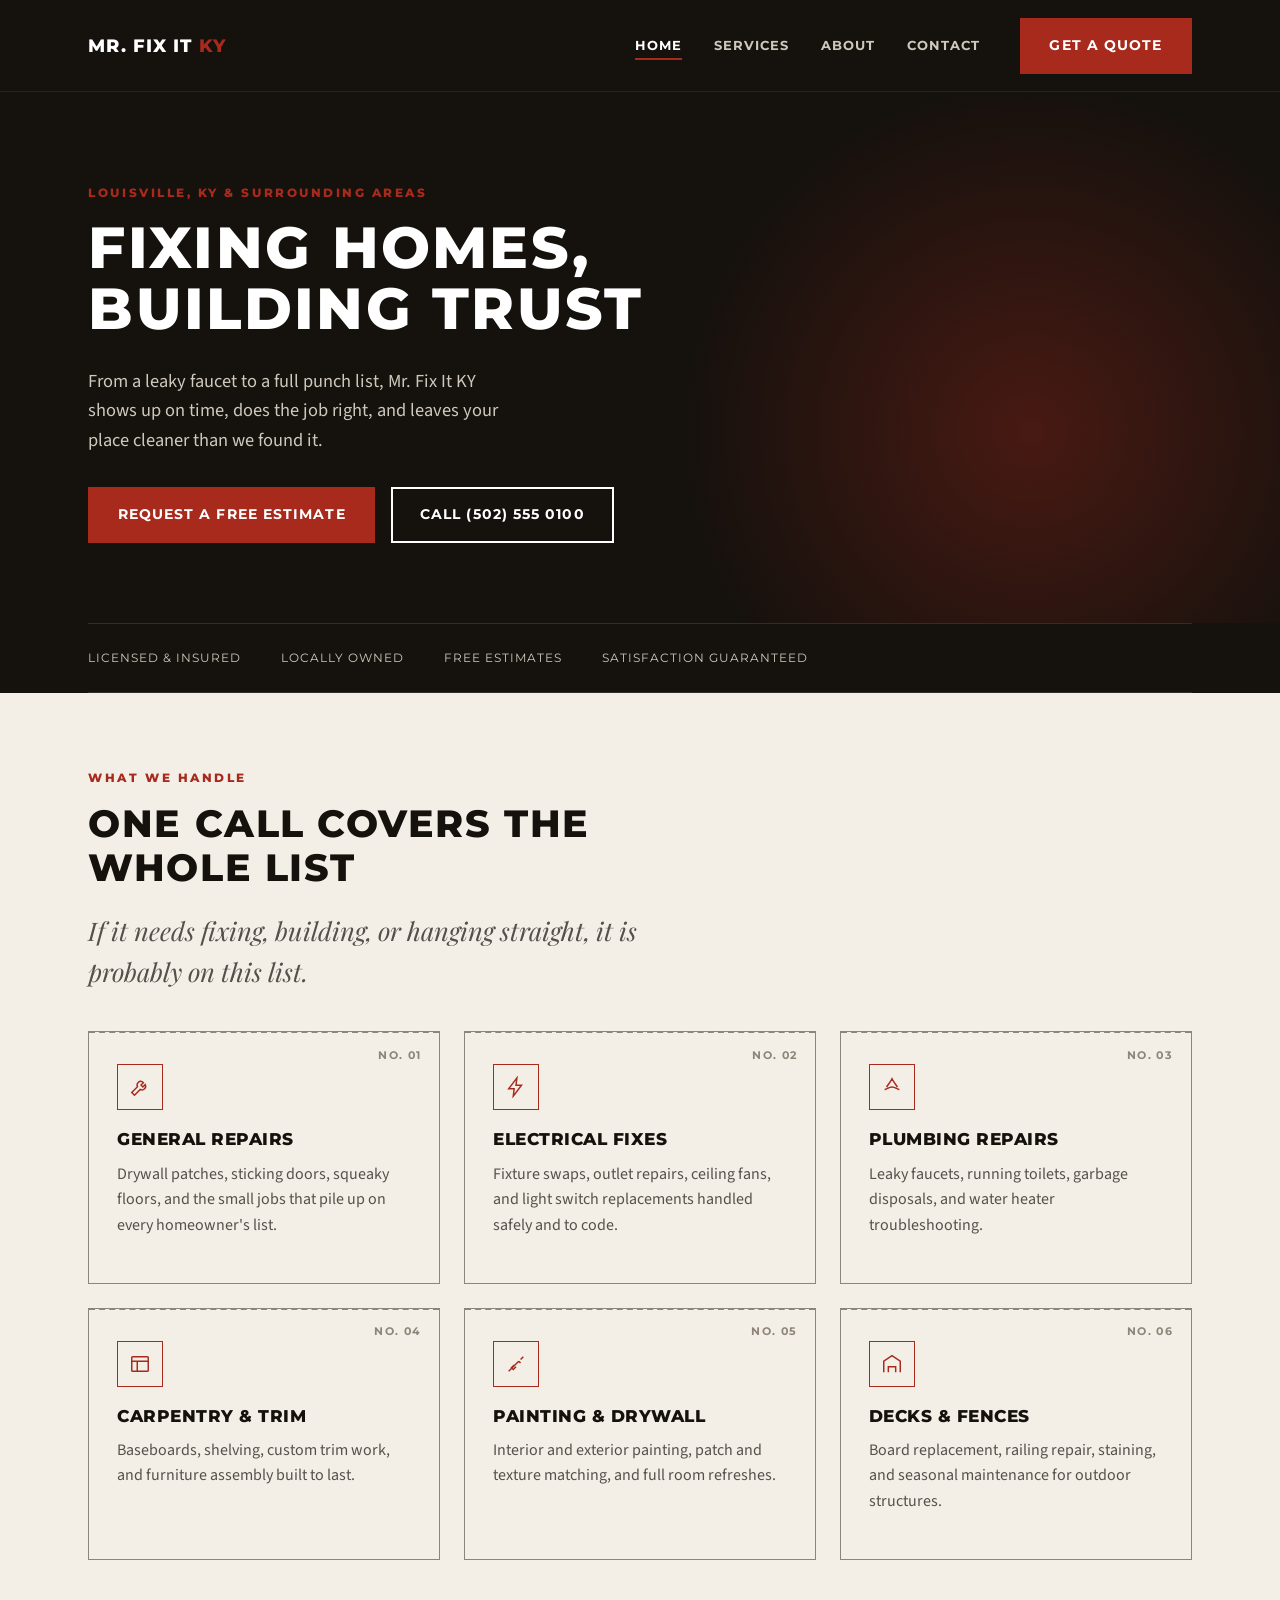
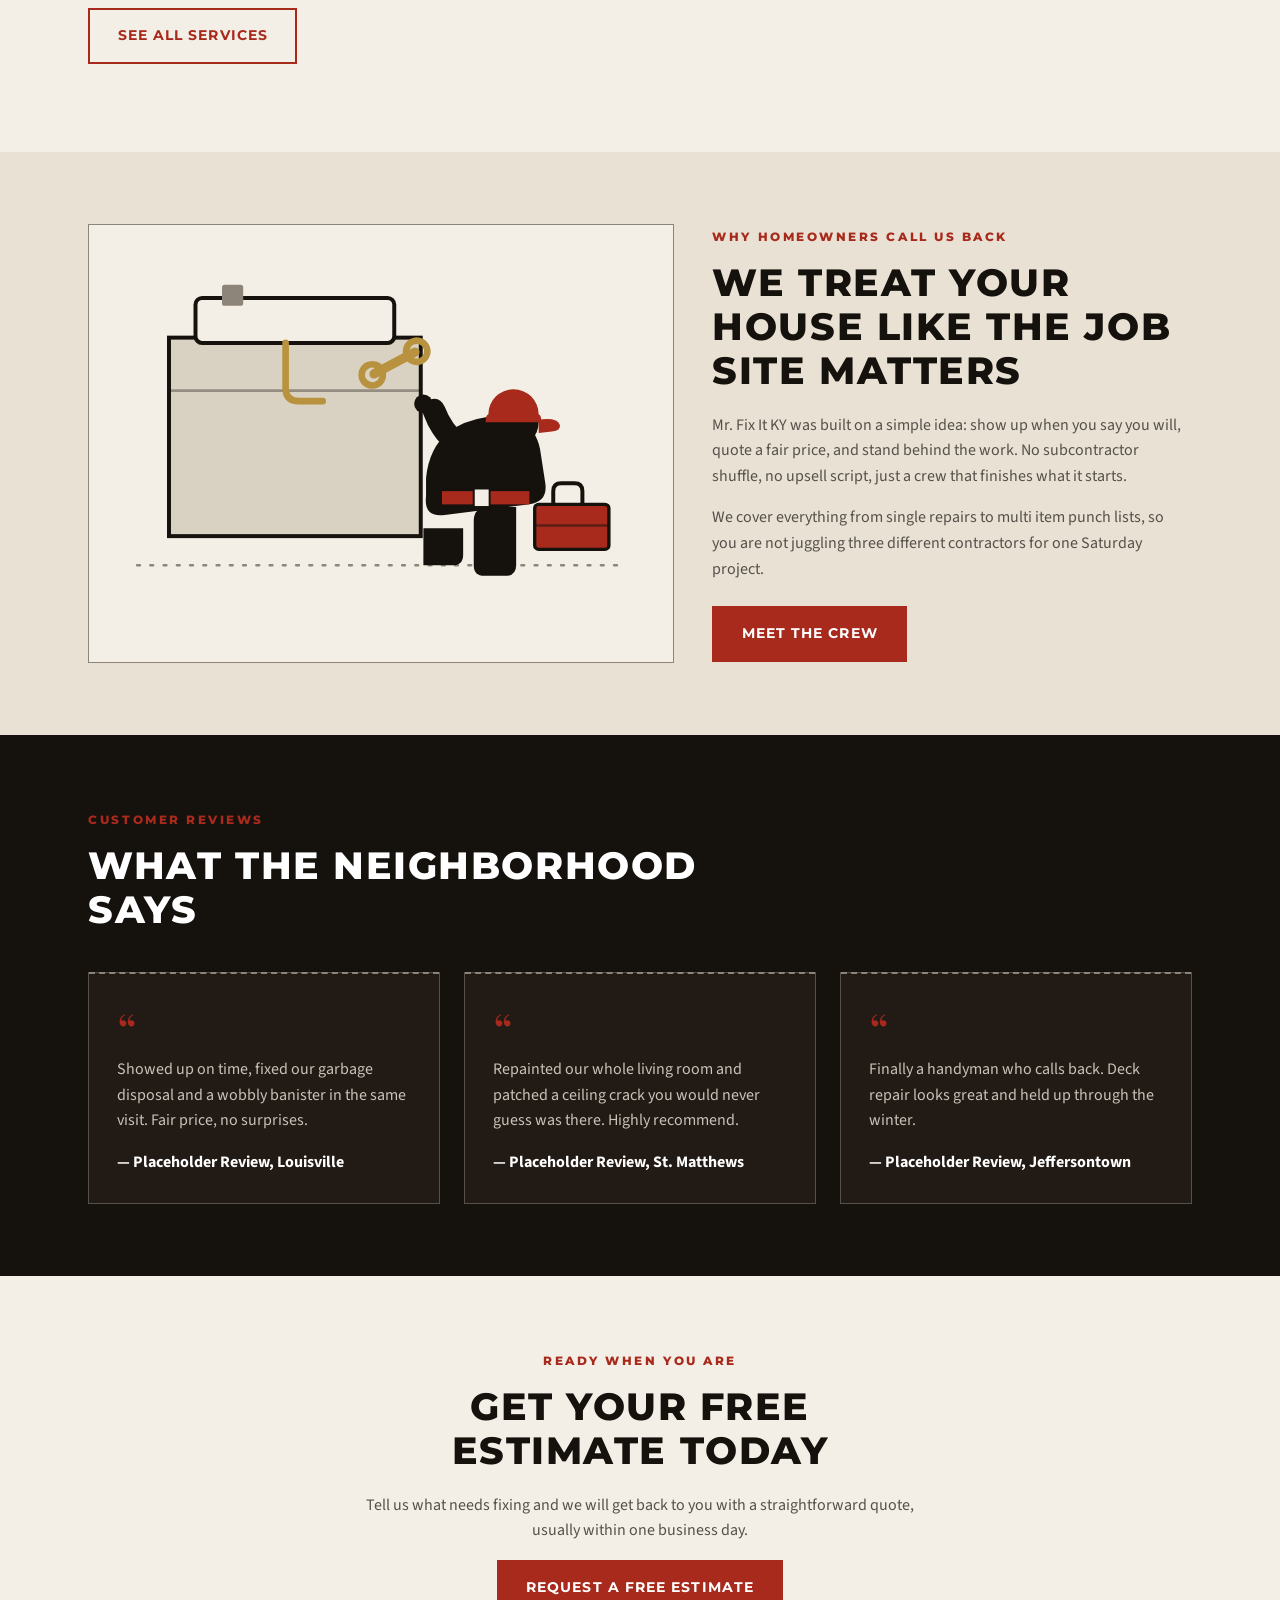
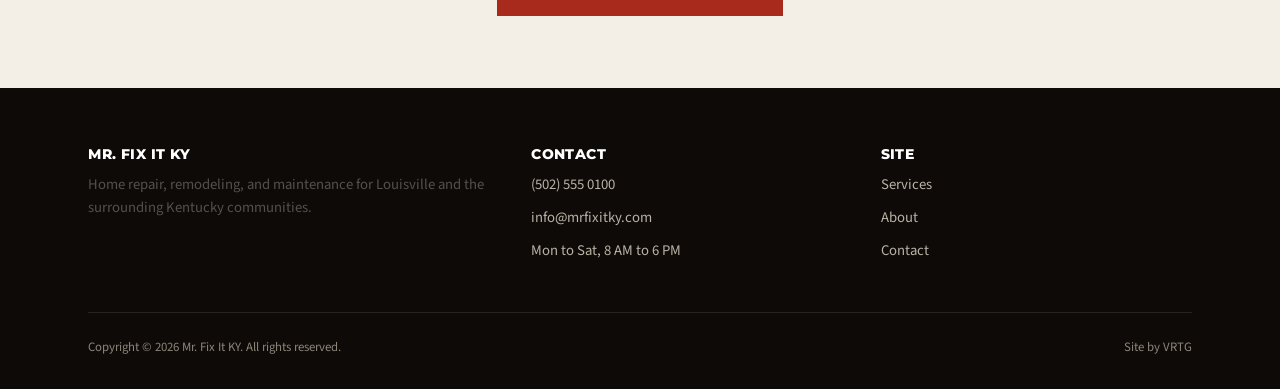
<file: index.html>
<!DOCTYPE html>
<html lang="en">
<head>
<meta charset="UTF-8">
<meta name="viewport" content="width=device-width, initial-scale=1">
<title>Mr. Fix It KY | Louisville Handyman & Home Repair</title>
<meta name="description" content="Mr. Fix It KY handles home repairs, remodels, and maintenance across Louisville and the surrounding Kentucky communities. Licensed, insured, and on time.">
<link rel="preconnect" href="https://fonts.googleapis.com">
<link href="https://fonts.googleapis.com/css2?family=Montserrat:wght@700;800&family=Playfair+Display:ital@1&family=Source+Sans+Pro:wght@400;600;700&display=swap" rel="stylesheet">
<link rel="stylesheet" href="css/style.css">
</head>
<body>

<header class="site-header">
  <div class="wrap">
    <a href="index.html" class="logo">MR. FIX IT <span>KY</span></a>
    <div class="nav-row">
      <ul class="nav-links">
        <li><a href="index.html" aria-current="page">Home</a></li>
        <li><a href="services.html">Services</a></li>
        <li><a href="about.html">About</a></li>
        <li><a href="contact.html">Contact</a></li>
      </ul>
      <a href="contact.html" class="btn">Get a Quote</a>
    </div>
    <button class="nav-toggle" aria-label="Toggle menu" aria-expanded="false">MENU</button>
  </div>
</header>

<section class="hero">
  <div class="wrap">
    <div class="hero-inner">
      <span class="eyebrow">Louisville, KY &amp; Surrounding Areas</span>
      <h1>Fixing Homes, Building Trust</h1>
      <p class="lead">From a leaky faucet to a full punch list, Mr. Fix It KY shows up on time, does the job right, and leaves your place cleaner than we found it.</p>
      <div class="hero-actions">
        <a href="contact.html" class="btn">Request a Free Estimate</a>
        <a href="tel:15025550100" class="btn btn-outline">Call (502) 555 0100</a>
      </div>
    </div>
  </div>
</section>

<div class="section-dark">
  <div class="wrap">
    <div class="trust-strip">
      <span>Licensed &amp; Insured</span>
      <span>Locally Owned</span>
      <span>Free Estimates</span>
      <span>Satisfaction Guaranteed</span>
    </div>
  </div>
</div>

<section>
  <div class="wrap">
    <div class="section-head">
      <span class="eyebrow">What We Handle</span>
      <h2>One Call Covers the Whole List</h2>
      <p class="serif-lede">If it needs fixing, building, or hanging straight, it is probably on this list.</p>
    </div>
    <div class="grid-3">

      <div class="ticket">
        <span class="ticket-no">01</span>
        <div class="icon-badge" aria-hidden="true">
          <svg viewBox="0 0 24 24" fill="none" stroke="currentColor" stroke-width="1.6"><path d="M14.7 6.3a4 4 0 0 0-5.4 5.4L3 18l3 3 6.3-6.3a4 4 0 0 0 5.4-5.4l-2.6 2.6-2-2 2.6-2.6Z"/></svg>
        </div>
        <h3>General Repairs</h3>
        <p>Drywall patches, sticking doors, squeaky floors, and the small jobs that pile up on every homeowner's list.</p>
      </div>

      <div class="ticket">
        <span class="ticket-no">02</span>
        <div class="icon-badge" aria-hidden="true">
          <svg viewBox="0 0 24 24" fill="none" stroke="currentColor" stroke-width="1.6"><path d="M13 2 4 14h6l-1 8 9-12h-6l1-8Z"/></svg>
        </div>
        <h3>Electrical Fixes</h3>
        <p>Fixture swaps, outlet repairs, ceiling fans, and light switch replacements handled safely and to code.</p>
      </div>

      <div class="ticket">
        <span class="ticket-no">03</span>
        <div class="icon-badge" aria-hidden="true">
          <svg viewBox="0 0 24 24" fill="none" stroke="currentColor" stroke-width="1.6"><path d="M4 15c3-1 5-3 8-3s5 2 8 3M6 12c2-3 4-5 6-9 2 4 4 6 6 9"/></svg>
        </div>
        <h3>Plumbing Repairs</h3>
        <p>Leaky faucets, running toilets, garbage disposals, and water heater troubleshooting.</p>
      </div>

      <div class="ticket">
        <span class="ticket-no">04</span>
        <div class="icon-badge" aria-hidden="true">
          <svg viewBox="0 0 24 24" fill="none" stroke="currentColor" stroke-width="1.6"><rect x="3" y="4" width="18" height="16" rx="1"/><path d="M3 9h18M9 20V9"/></svg>
        </div>
        <h3>Carpentry &amp; Trim</h3>
        <p>Baseboards, shelving, custom trim work, and furniture assembly built to last.</p>
      </div>

      <div class="ticket">
        <span class="ticket-no">05</span>
        <div class="icon-badge" aria-hidden="true">
          <svg viewBox="0 0 24 24" fill="none" stroke="currentColor" stroke-width="1.6"><path d="M4 20 15 9M17 7l3-3M12 15l-3 3-2-2 3-3M15 9l2 2"/></svg>
        </div>
        <h3>Painting &amp; Drywall</h3>
        <p>Interior and exterior painting, patch and texture matching, and full room refreshes.</p>
      </div>

      <div class="ticket">
        <span class="ticket-no">06</span>
        <div class="icon-badge" aria-hidden="true">
          <svg viewBox="0 0 24 24" fill="none" stroke="currentColor" stroke-width="1.6"><path d="M3 21V9l9-6 9 6v12M8 21v-6h8v6"/></svg>
        </div>
        <h3>Decks &amp; Fences</h3>
        <p>Board replacement, railing repair, staining, and seasonal maintenance for outdoor structures.</p>
      </div>

    </div>
    <p class="mt-lg"><a href="services.html" class="btn btn-outline" style="border-color:var(--brick); color:var(--brick);">See All Services</a></p>
  </div>
</section>

<section class="section-mid">
  <div class="wrap grid-2">
    <div class="illus-panel"><img src="images/illustration-repair.svg" alt="Illustration of a Mr. Fix It KY technician repairing a kitchen sink"></div>
    <div>
      <span class="eyebrow">Why Homeowners Call Us Back</span>
      <h2>We Treat Your House Like the Job Site Matters</h2>
      <p>Mr. Fix It KY was built on a simple idea: show up when you say you will, quote a fair price, and stand behind the work. No subcontractor shuffle, no upsell script, just a crew that finishes what it starts.</p>
      <p>We cover everything from single repairs to multi item punch lists, so you are not juggling three different contractors for one Saturday project.</p>
      <a href="about.html" class="btn" style="margin-top:0.5rem;">Meet the Crew</a>
    </div>
  </div>
</section>

<section class="section-dark">
  <div class="wrap">
    <div class="section-head">
      <span class="eyebrow">Customer Reviews</span>
      <h2>What the Neighborhood Says</h2>
    </div>
    <div class="grid-3">
      <div class="ticket" style="background:var(--charcoal-soft); border-color:var(--steel-dark); color:var(--white);">
        <span class="quote-mark">&ldquo;</span>
        <p style="color:#c9c3b8;">Showed up on time, fixed our garbage disposal and a wobbly banister in the same visit. Fair price, no surprises.</p>
        <strong>— Placeholder Review, Louisville</strong>
      </div>
      <div class="ticket" style="background:var(--charcoal-soft); border-color:var(--steel-dark); color:var(--white);">
        <span class="quote-mark">&ldquo;</span>
        <p style="color:#c9c3b8;">Repainted our whole living room and patched a ceiling crack you would never guess was there. Highly recommend.</p>
        <strong>— Placeholder Review, St. Matthews</strong>
      </div>
      <div class="ticket" style="background:var(--charcoal-soft); border-color:var(--steel-dark); color:var(--white);">
        <span class="quote-mark">&ldquo;</span>
        <p style="color:#c9c3b8;">Finally a handyman who calls back. Deck repair looks great and held up through the winter.</p>
        <strong>— Placeholder Review, Jeffersontown</strong>
      </div>
    </div>
  </div>
</section>

<section>
  <div class="wrap center" style="max-width:640px;">
    <span class="eyebrow">Ready When You Are</span>
    <h2>Get Your Free Estimate Today</h2>
    <p>Tell us what needs fixing and we will get back to you with a straightforward quote, usually within one business day.</p>
    <a href="contact.html" class="btn">Request a Free Estimate</a>
  </div>
</section>

<footer class="site-footer">
  <div class="wrap">
    <div class="footer-grid">
      <div>
        <h3>Mr. Fix It KY</h3>
        <p>Home repair, remodeling, and maintenance for Louisville and the surrounding Kentucky communities.</p>
      </div>
      <div>
        <h3>Contact</h3>
        <ul>
          <li><a href="tel:15025550100">(502) 555 0100</a></li>
          <li><a href="mailto:info@mrfixitky.com">info@mrfixitky.com</a></li>
          <li>Mon to Sat, 8 AM to 6 PM</li>
        </ul>
      </div>
      <div>
        <h3>Site</h3>
        <ul>
          <li><a href="services.html">Services</a></li>
          <li><a href="about.html">About</a></li>
          <li><a href="contact.html">Contact</a></li>
        </ul>
      </div>
    </div>
    <div class="footer-bottom">
      <span>Copyright &copy; <span data-year>2026</span> Mr. Fix It KY. All rights reserved.</span>
      <span>Site by VRTG</span>
    </div>
  </div>
</footer>

<script src="js/main.js"></script>
</body>
</html>
</file>
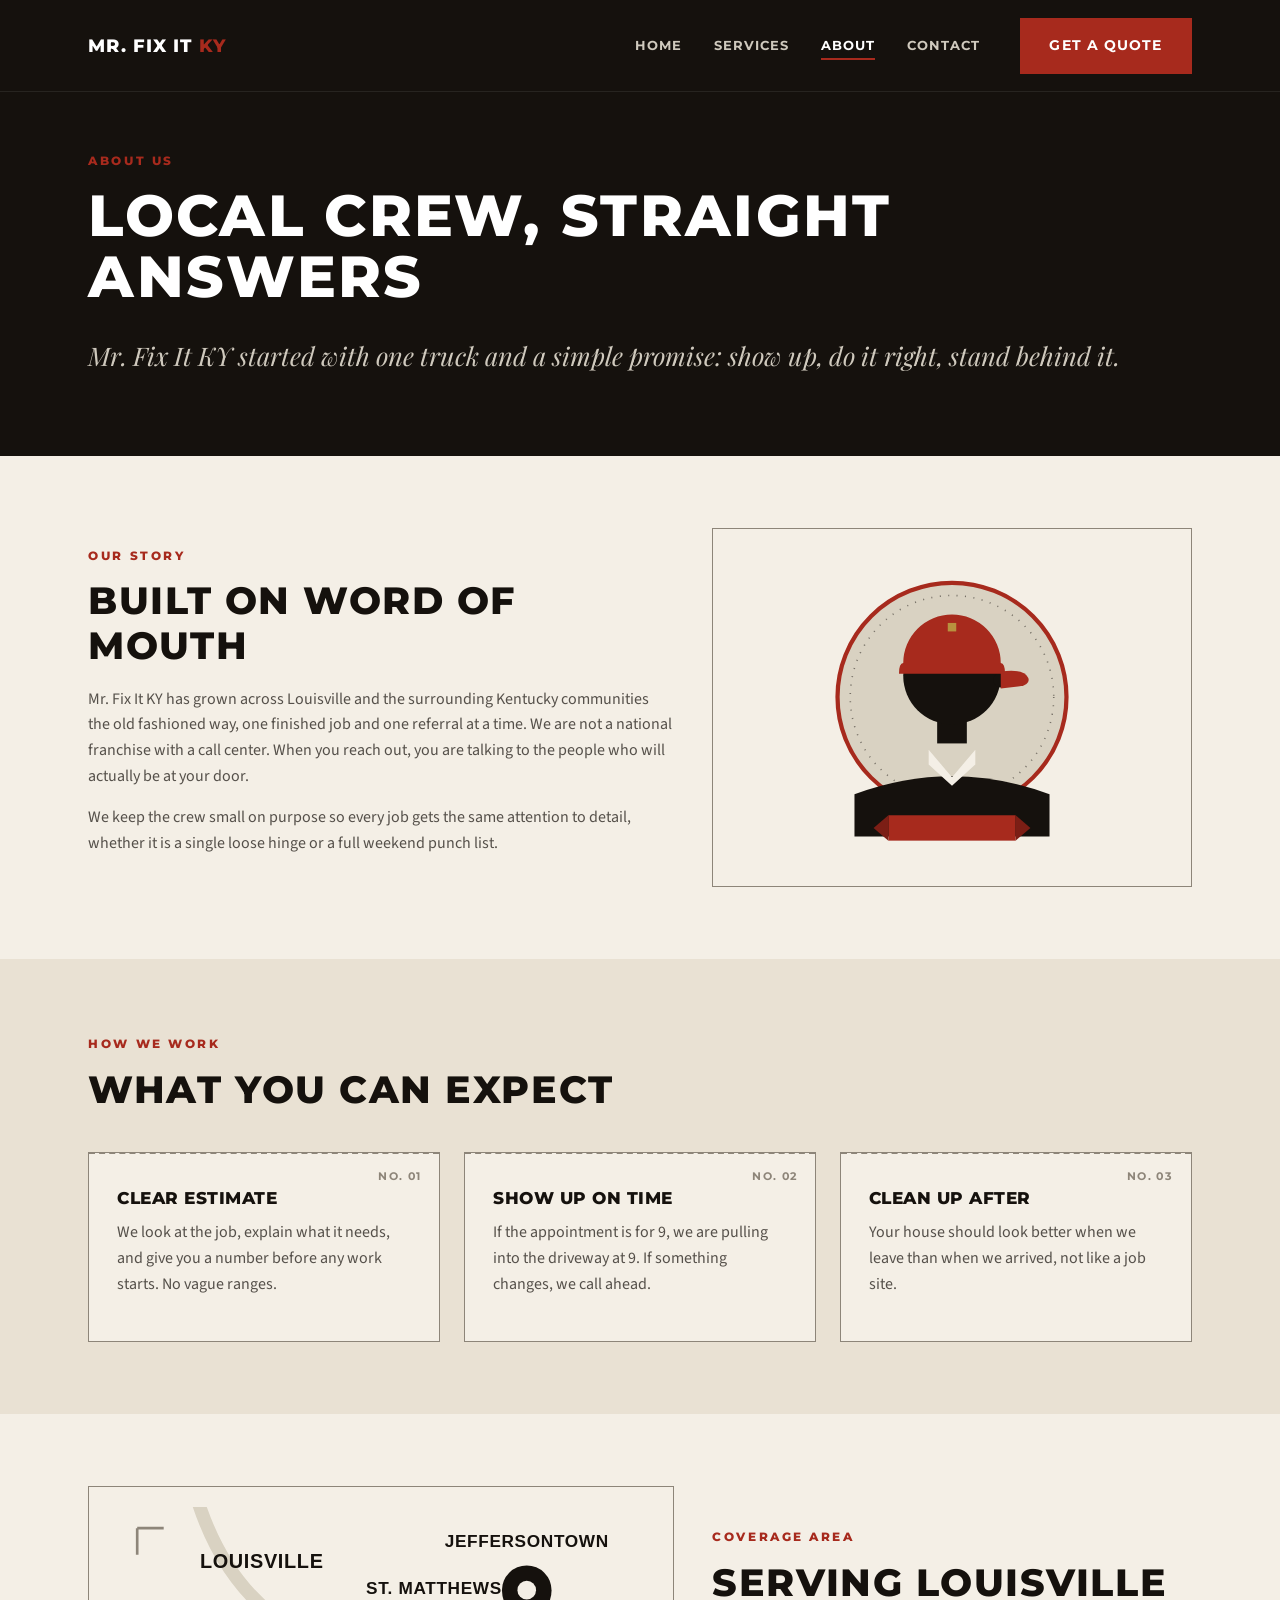
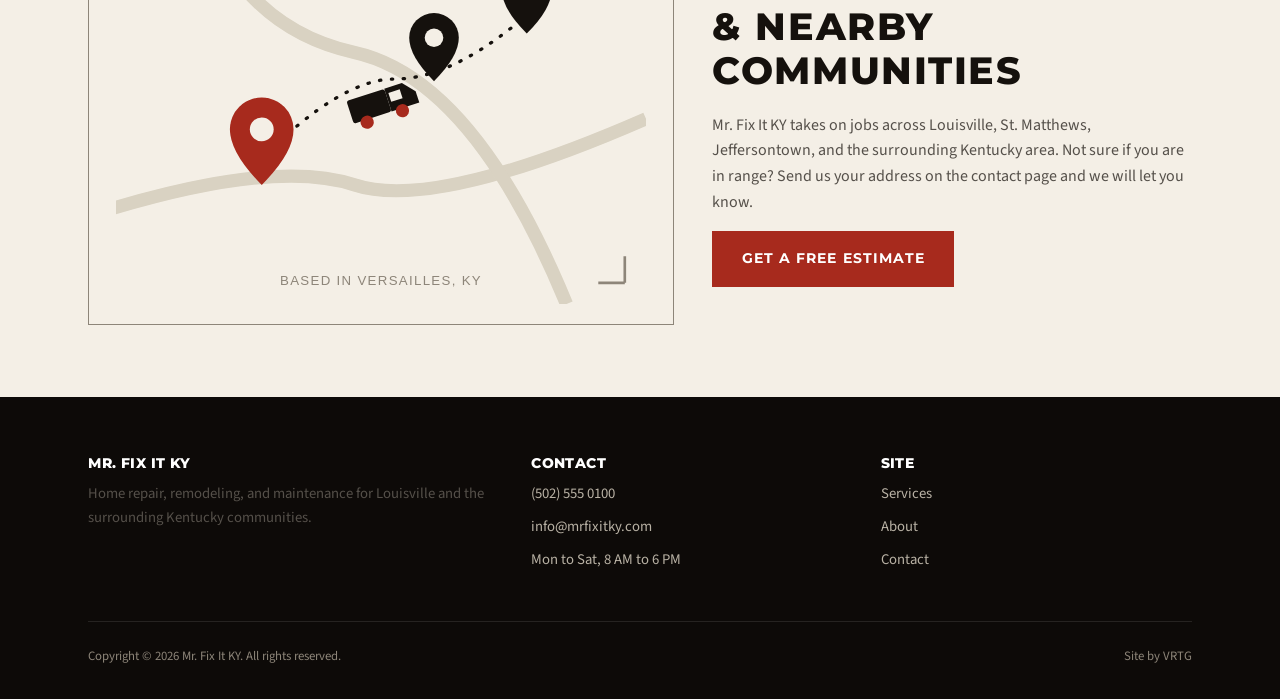
<file: about.html>
<!DOCTYPE html>
<html lang="en">
<head>
<meta charset="UTF-8">
<meta name="viewport" content="width=device-width, initial-scale=1">
<title>About | Mr. Fix It KY</title>
<meta name="description" content="Mr. Fix It KY is a locally owned handyman company serving Louisville, Kentucky. Learn about our crew, our approach, and why homeowners call us back.">
<link rel="preconnect" href="https://fonts.googleapis.com">
<link href="https://fonts.googleapis.com/css2?family=Montserrat:wght@700;800&family=Playfair+Display:ital@1&family=Source+Sans+Pro:wght@400;600;700&display=swap" rel="stylesheet">
<link rel="stylesheet" href="css/style.css">
</head>
<body>

<header class="site-header">
  <div class="wrap">
    <a href="index.html" class="logo">MR. FIX IT <span>KY</span></a>
    <div class="nav-row">
      <ul class="nav-links">
        <li><a href="index.html">Home</a></li>
        <li><a href="services.html">Services</a></li>
        <li><a href="about.html" aria-current="page">About</a></li>
        <li><a href="contact.html">Contact</a></li>
      </ul>
      <a href="contact.html" class="btn">Get a Quote</a>
    </div>
    <button class="nav-toggle" aria-label="Toggle menu" aria-expanded="false">MENU</button>
  </div>
</header>

<section class="page-hero">
  <div class="wrap">
    <span class="eyebrow">About Us</span>
    <h1>Local Crew, Straight Answers</h1>
    <p class="serif-lede" style="color:#cfc9bd;">Mr. Fix It KY started with one truck and a simple promise: show up, do it right, stand behind it.</p>
  </div>
</section>

<section>
  <div class="wrap grid-2">
    <div>
      <span class="eyebrow">Our Story</span>
      <h2>Built on Word of Mouth</h2>
      <p>Mr. Fix It KY has grown across Louisville and the surrounding Kentucky communities the old fashioned way, one finished job and one referral at a time. We are not a national franchise with a call center. When you reach out, you are talking to the people who will actually be at your door.</p>
      <p>We keep the crew small on purpose so every job gets the same attention to detail, whether it is a single loose hinge or a full weekend punch list.</p>
    </div>
    <div class="illus-panel"><img src="images/illustration-portrait.svg" alt="Illustrated portrait badge of a Mr. Fix It KY crew member"></div>
  </div>
</section>

<section class="section-mid">
  <div class="wrap">
    <div class="section-head">
      <span class="eyebrow">How We Work</span>
      <h2>What You Can Expect</h2>
    </div>
    <div class="grid-3">
      <div class="ticket">
        <span class="ticket-no">01</span>
        <h3>Clear Estimate</h3>
        <p>We look at the job, explain what it needs, and give you a number before any work starts. No vague ranges.</p>
      </div>
      <div class="ticket">
        <span class="ticket-no">02</span>
        <h3>Show Up on Time</h3>
        <p>If the appointment is for 9, we are pulling into the driveway at 9. If something changes, we call ahead.</p>
      </div>
      <div class="ticket">
        <span class="ticket-no">03</span>
        <h3>Clean Up After</h3>
        <p>Your house should look better when we leave than when we arrived, not like a job site.</p>
      </div>
    </div>
  </div>
</section>

<section>
  <div class="wrap grid-2">
    <div class="illus-panel"><img src="images/illustration-coverage-map.svg" alt="Illustrated map of the Mr. Fix It KY service area covering Louisville, St. Matthews, and Jeffersontown. The business is based in Versailles, Kentucky."></div>
    <div>
      <span class="eyebrow">Coverage Area</span>
      <h2>Serving Louisville &amp; Nearby Communities</h2>
      <p>Mr. Fix It KY takes on jobs across Louisville, St. Matthews, Jeffersontown, and the surrounding Kentucky area. Not sure if you are in range? Send us your address on the contact page and we will let you know.</p>
      <a href="contact.html" class="btn">Get a Free Estimate</a>
    </div>
  </div>
</section>

<footer class="site-footer">
  <div class="wrap">
    <div class="footer-grid">
      <div>
        <h3>Mr. Fix It KY</h3>
        <p>Home repair, remodeling, and maintenance for Louisville and the surrounding Kentucky communities.</p>
      </div>
      <div>
        <h3>Contact</h3>
        <ul>
          <li><a href="tel:15025550100">(502) 555 0100</a></li>
          <li><a href="mailto:info@mrfixitky.com">info@mrfixitky.com</a></li>
          <li>Mon to Sat, 8 AM to 6 PM</li>
        </ul>
      </div>
      <div>
        <h3>Site</h3>
        <ul>
          <li><a href="services.html">Services</a></li>
          <li><a href="about.html">About</a></li>
          <li><a href="contact.html">Contact</a></li>
        </ul>
      </div>
    </div>
    <div class="footer-bottom">
      <span>Copyright &copy; <span data-year>2026</span> Mr. Fix It KY. All rights reserved.</span>
      <span>Site by VRTG</span>
    </div>
  </div>
</footer>

<script src="js/main.js"></script>
</body>
</html>
</file>
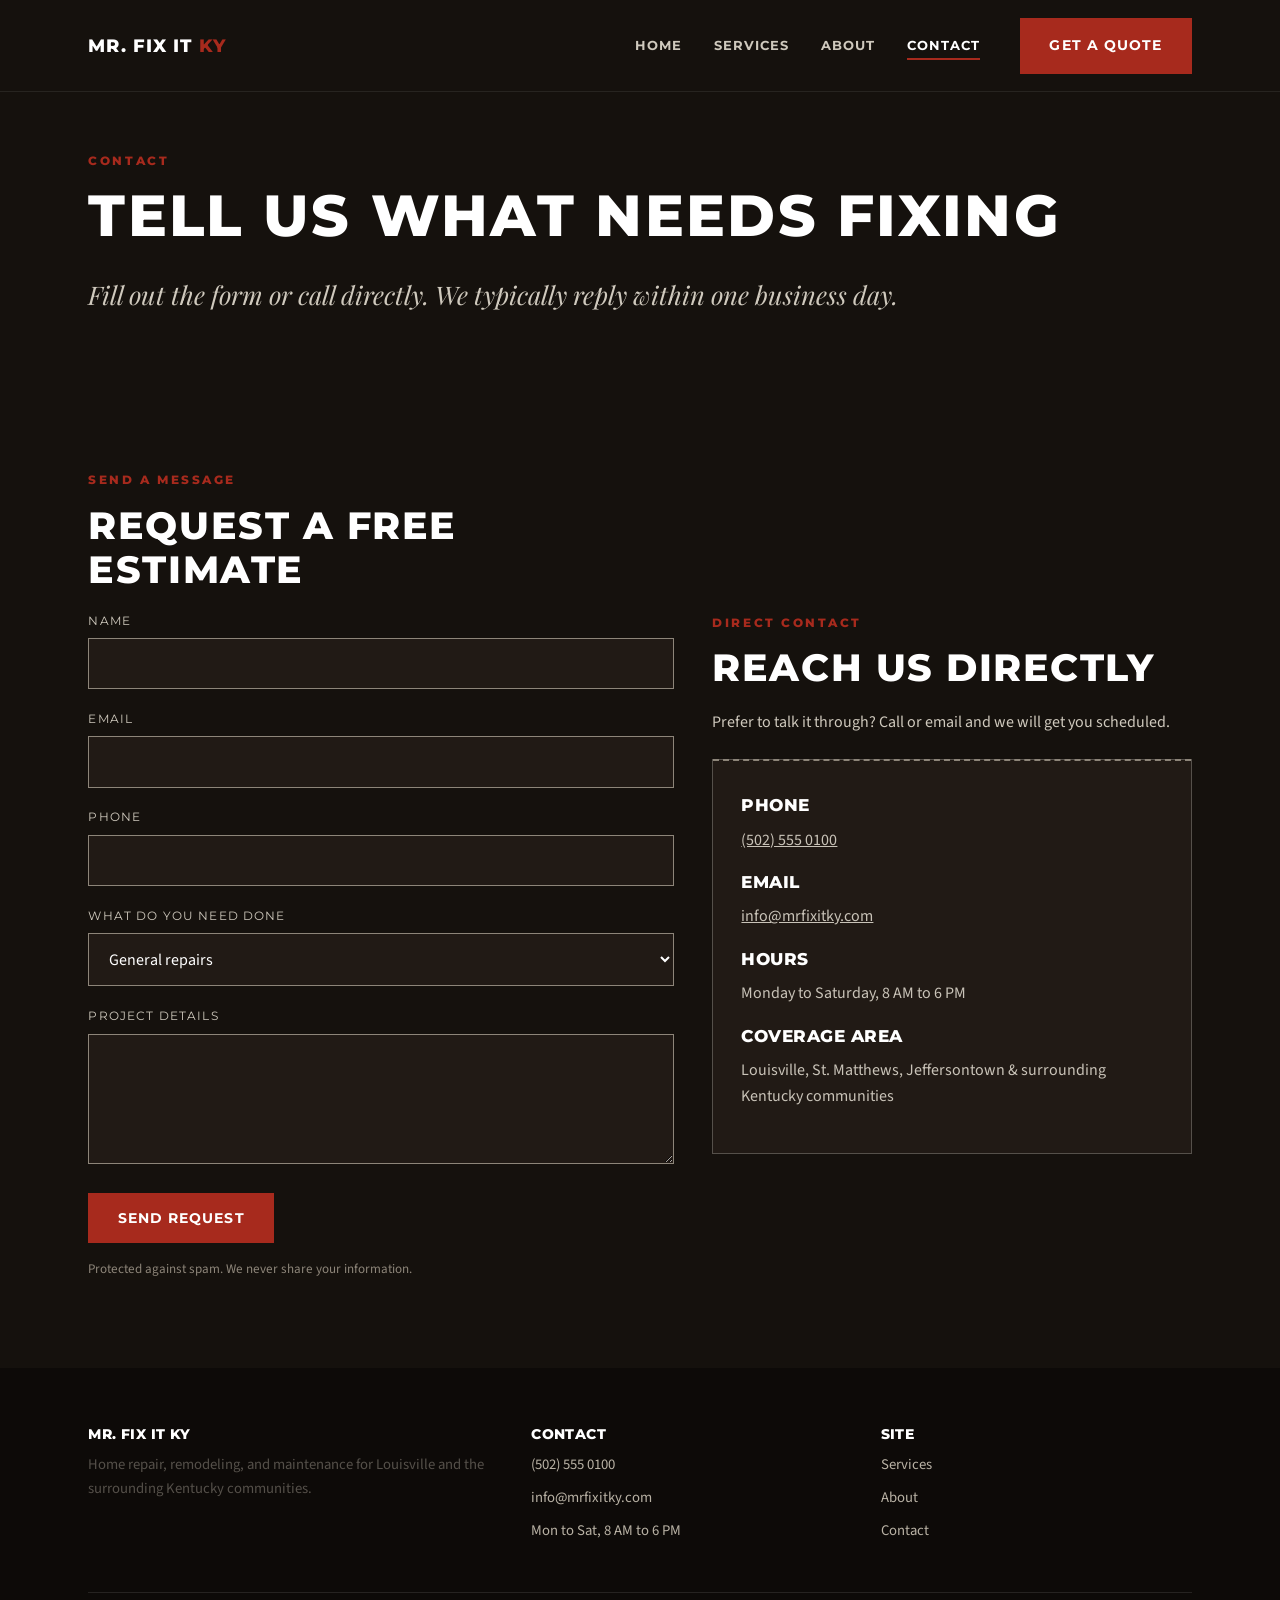
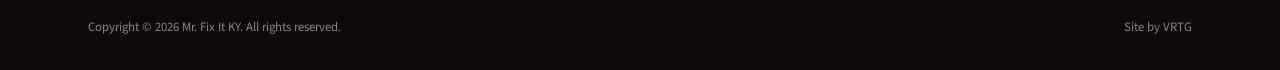
<file: contact.html>
<!DOCTYPE html>
<html lang="en">
<head>
<meta charset="UTF-8">
<meta name="viewport" content="width=device-width, initial-scale=1">
<title>Contact | Mr. Fix It KY</title>
<meta name="description" content="Request a free estimate from Mr. Fix It KY. Call, email, or send your project details and we will get back to you within one business day.">
<link rel="preconnect" href="https://fonts.googleapis.com">
<link href="https://fonts.googleapis.com/css2?family=Montserrat:wght@700;800&family=Playfair+Display:ital@1&family=Source+Sans+Pro:wght@400;600;700&display=swap" rel="stylesheet">
<link rel="stylesheet" href="css/style.css">
</head>
<body>

<header class="site-header">
  <div class="wrap">
    <a href="index.html" class="logo">MR. FIX IT <span>KY</span></a>
    <div class="nav-row">
      <ul class="nav-links">
        <li><a href="index.html">Home</a></li>
        <li><a href="services.html">Services</a></li>
        <li><a href="about.html">About</a></li>
        <li><a href="contact.html" aria-current="page">Contact</a></li>
      </ul>
      <a href="contact.html" class="btn">Get a Quote</a>
    </div>
    <button class="nav-toggle" aria-label="Toggle menu" aria-expanded="false">MENU</button>
  </div>
</header>

<section class="page-hero">
  <div class="wrap">
    <span class="eyebrow">Contact</span>
    <h1>Tell Us What Needs Fixing</h1>
    <p class="serif-lede" style="color:#cfc9bd;">Fill out the form or call directly. We typically reply within one business day.</p>
  </div>
</section>

<section class="section-dark">
  <div class="wrap grid-2">

    <div>
      <span class="eyebrow">Send a Message</span>
      <h2>Request a Free Estimate</h2>

      <!--
        Form handler: FormSubmit.co (free, no submission cap).
        Replace the email in the action URL below with the client's
        real inbox, then submit the form once live so FormSubmit
        can send the one time activation confirmation email.
      -->
      <form action="https://formsubmit.co/info@mrfixitky.com" method="POST">
        <input type="hidden" name="_subject" value="New estimate request — Mr. Fix It KY website">
        <input type="hidden" name="_template" value="table">
        <input type="hidden" name="_next" value="https://mrfixitky.com/thank-you.html">
        <input type="text" name="_honey" style="display:none" tabindex="-1" autocomplete="off">

        <div class="field">
          <label for="name">Name</label>
          <input type="text" id="name" name="Name" required>
        </div>

        <div class="field">
          <label for="email">Email</label>
          <input type="email" id="email" name="Email" required>
        </div>

        <div class="field">
          <label for="phone">Phone</label>
          <input type="tel" id="phone" name="Phone">
        </div>

        <div class="field">
          <label for="service">What do you need done</label>
          <select id="service" name="Service Needed">
            <option>General repairs</option>
            <option>Electrical</option>
            <option>Plumbing</option>
            <option>Carpentry &amp; trim</option>
            <option>Painting &amp; drywall</option>
            <option>Decks &amp; fences</option>
            <option>Doors &amp; windows</option>
            <option>Punch list / multiple items</option>
            <option>Not sure</option>
          </select>
        </div>

        <div class="field">
          <label for="message">Project Details</label>
          <textarea id="message" name="Message" required></textarea>
        </div>

        <button type="submit" class="btn">Send Request</button>
        <p class="form-note" style="margin-top:1rem;">Protected against spam. We never share your information.</p>
      </form>
    </div>

    <div>
      <span class="eyebrow">Direct Contact</span>
      <h2>Reach Us Directly</h2>
      <p style="color:#cfc9bd;">Prefer to talk it through? Call or email and we will get you scheduled.</p>

      <div class="ticket" style="background:var(--charcoal-soft); border-color:var(--steel-dark); color:var(--white); margin-top:1.5rem;">
        <h3>Phone</h3>
        <p style="color:#c9c3b8;"><a href="tel:15025550100">(502) 555 0100</a></p>
        <h3>Email</h3>
        <p style="color:#c9c3b8;"><a href="mailto:info@mrfixitky.com">info@mrfixitky.com</a></p>
        <h3>Hours</h3>
        <p style="color:#c9c3b8;">Monday to Saturday, 8 AM to 6 PM</p>
        <h3>Coverage Area</h3>
        <p style="color:#c9c3b8;">Louisville, St. Matthews, Jeffersontown &amp; surrounding Kentucky communities</p>
      </div>
    </div>

  </div>
</section>

<footer class="site-footer">
  <div class="wrap">
    <div class="footer-grid">
      <div>
        <h3>Mr. Fix It KY</h3>
        <p>Home repair, remodeling, and maintenance for Louisville and the surrounding Kentucky communities.</p>
      </div>
      <div>
        <h3>Contact</h3>
        <ul>
          <li><a href="tel:15025550100">(502) 555 0100</a></li>
          <li><a href="mailto:info@mrfixitky.com">info@mrfixitky.com</a></li>
          <li>Mon to Sat, 8 AM to 6 PM</li>
        </ul>
      </div>
      <div>
        <h3>Site</h3>
        <ul>
          <li><a href="services.html">Services</a></li>
          <li><a href="about.html">About</a></li>
          <li><a href="contact.html">Contact</a></li>
        </ul>
      </div>
    </div>
    <div class="footer-bottom">
      <span>Copyright &copy; <span data-year>2026</span> Mr. Fix It KY. All rights reserved.</span>
      <span>Site by VRTG</span>
    </div>
  </div>
</footer>

<script src="js/main.js"></script>
</body>
</html>
</file>
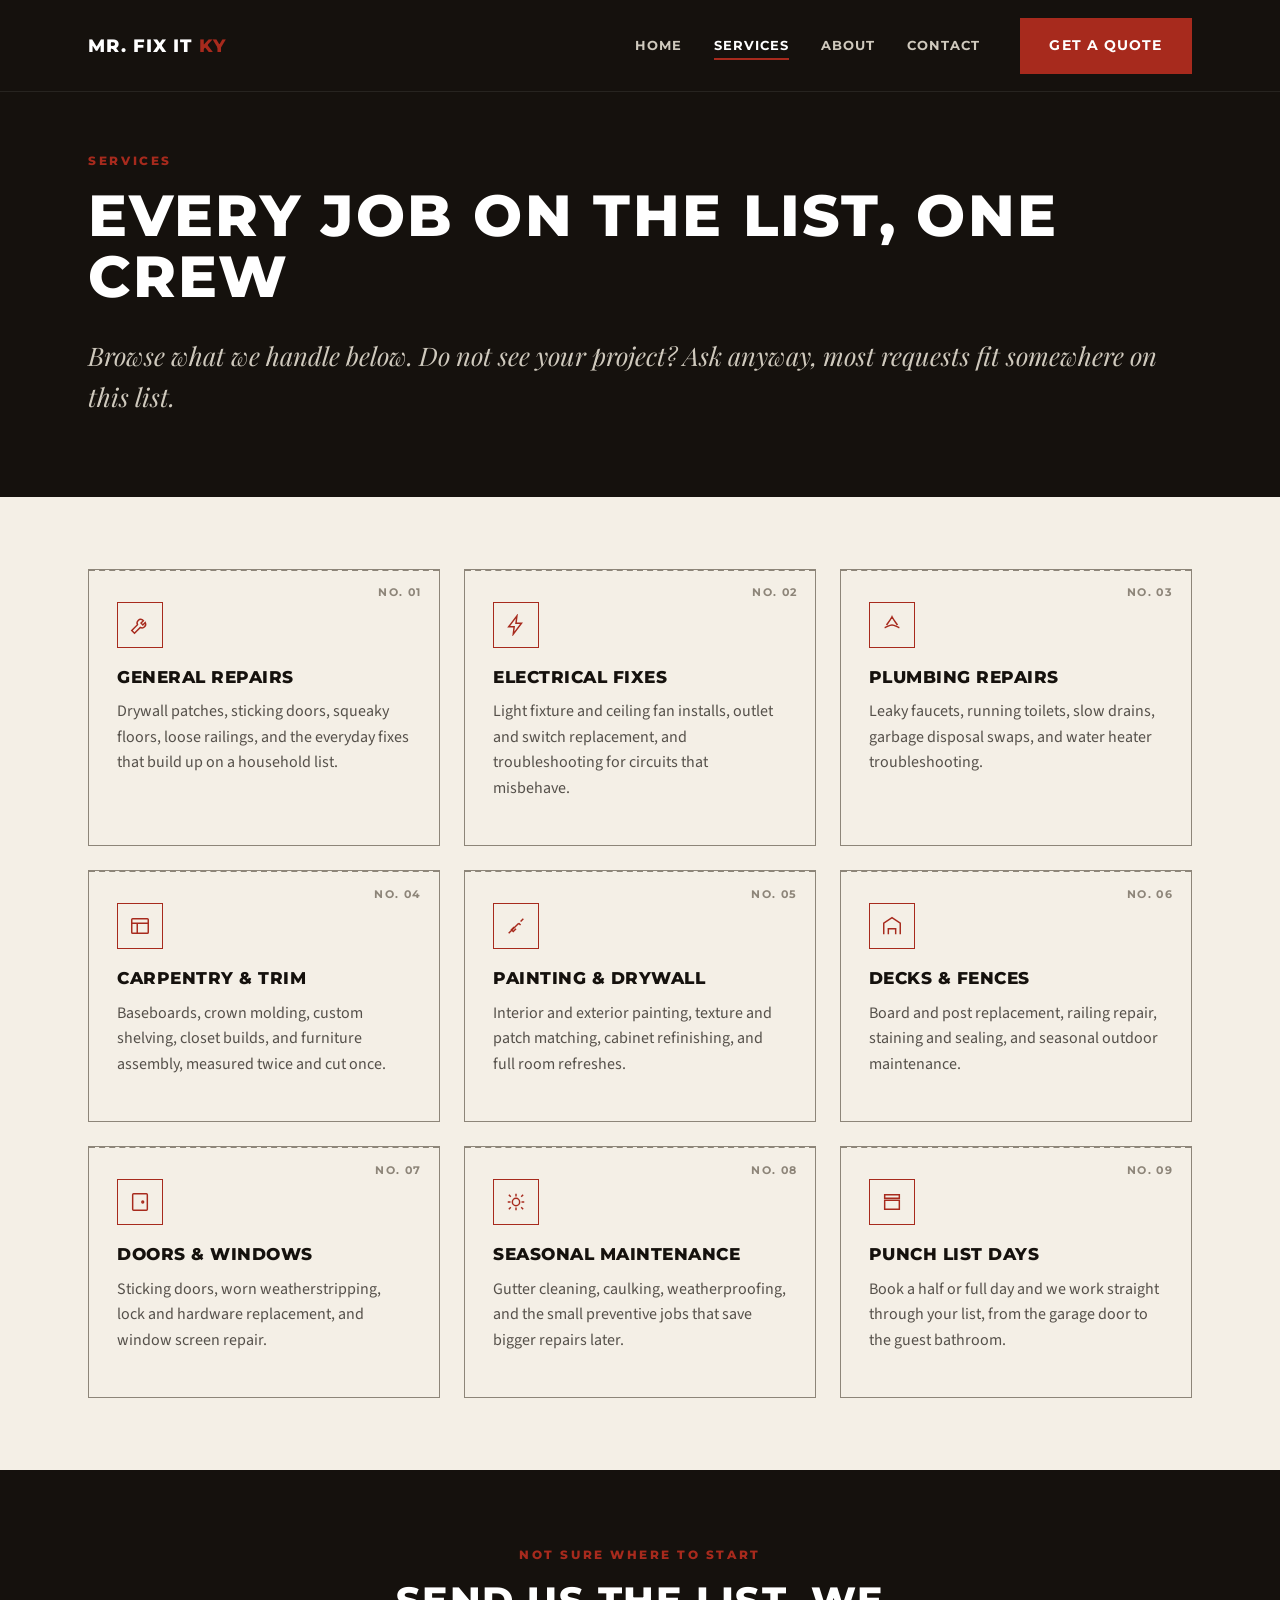
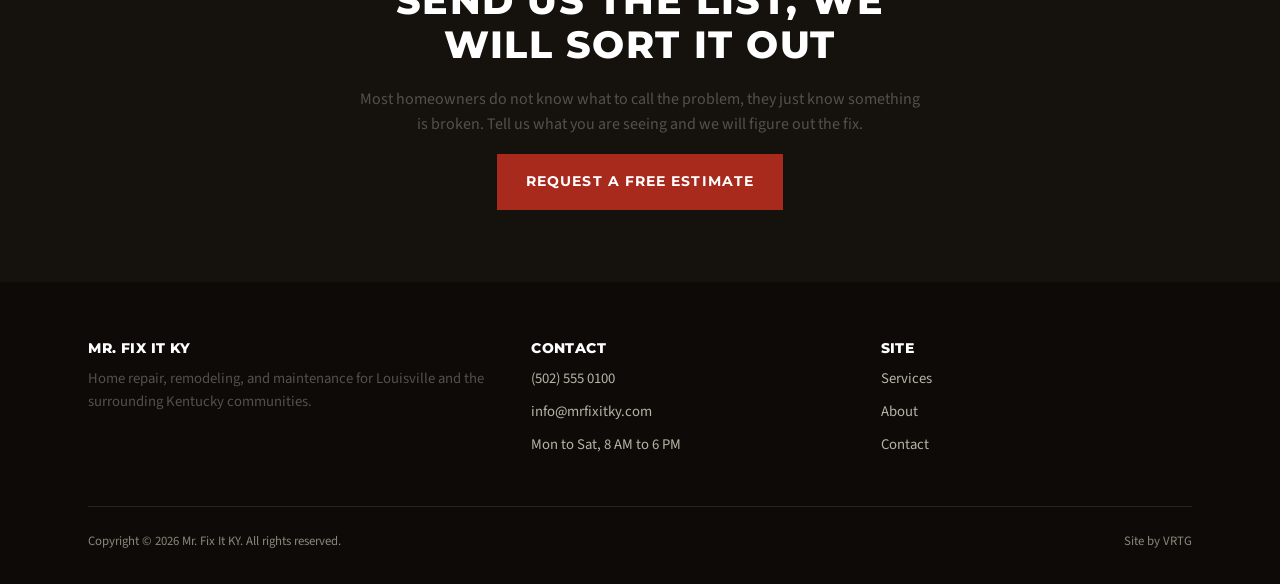
<file: services.html>
<!DOCTYPE html>
<html lang="en">
<head>
<meta charset="UTF-8">
<meta name="viewport" content="width=device-width, initial-scale=1">
<title>Services | Mr. Fix It KY</title>
<meta name="description" content="Full list of handyman and home repair services from Mr. Fix It KY: plumbing, electrical, carpentry, painting, drywall, decks, and general repairs.">
<link rel="preconnect" href="https://fonts.googleapis.com">
<link href="https://fonts.googleapis.com/css2?family=Montserrat:wght@700;800&family=Playfair+Display:ital@1&family=Source+Sans+Pro:wght@400;600;700&display=swap" rel="stylesheet">
<link rel="stylesheet" href="css/style.css">
</head>
<body>

<header class="site-header">
  <div class="wrap">
    <a href="index.html" class="logo">MR. FIX IT <span>KY</span></a>
    <div class="nav-row">
      <ul class="nav-links">
        <li><a href="index.html">Home</a></li>
        <li><a href="services.html" aria-current="page">Services</a></li>
        <li><a href="about.html">About</a></li>
        <li><a href="contact.html">Contact</a></li>
      </ul>
      <a href="contact.html" class="btn">Get a Quote</a>
    </div>
    <button class="nav-toggle" aria-label="Toggle menu" aria-expanded="false">MENU</button>
  </div>
</header>

<section class="page-hero">
  <div class="wrap">
    <span class="eyebrow">Services</span>
    <h1>Every Job on the List, One Crew</h1>
    <p class="serif-lede" style="color:#cfc9bd;">Browse what we handle below. Do not see your project? Ask anyway, most requests fit somewhere on this list.</p>
  </div>
</section>

<section>
  <div class="wrap">
    <div class="grid-3">

      <div class="ticket">
        <span class="ticket-no">01</span>
        <div class="icon-badge" aria-hidden="true">
          <svg viewBox="0 0 24 24" fill="none" stroke="currentColor" stroke-width="1.6"><path d="M14.7 6.3a4 4 0 0 0-5.4 5.4L3 18l3 3 6.3-6.3a4 4 0 0 0 5.4-5.4l-2.6 2.6-2-2 2.6-2.6Z"/></svg>
        </div>
        <h3>General Repairs</h3>
        <p>Drywall patches, sticking doors, squeaky floors, loose railings, and the everyday fixes that build up on a household list.</p>
      </div>

      <div class="ticket">
        <span class="ticket-no">02</span>
        <div class="icon-badge" aria-hidden="true">
          <svg viewBox="0 0 24 24" fill="none" stroke="currentColor" stroke-width="1.6"><path d="M13 2 4 14h6l-1 8 9-12h-6l1-8Z"/></svg>
        </div>
        <h3>Electrical Fixes</h3>
        <p>Light fixture and ceiling fan installs, outlet and switch replacement, and troubleshooting for circuits that misbehave.</p>
      </div>

      <div class="ticket">
        <span class="ticket-no">03</span>
        <div class="icon-badge" aria-hidden="true">
          <svg viewBox="0 0 24 24" fill="none" stroke="currentColor" stroke-width="1.6"><path d="M4 15c3-1 5-3 8-3s5 2 8 3M6 12c2-3 4-5 6-9 2 4 4 6 6 9"/></svg>
        </div>
        <h3>Plumbing Repairs</h3>
        <p>Leaky faucets, running toilets, slow drains, garbage disposal swaps, and water heater troubleshooting.</p>
      </div>

      <div class="ticket">
        <span class="ticket-no">04</span>
        <div class="icon-badge" aria-hidden="true">
          <svg viewBox="0 0 24 24" fill="none" stroke="currentColor" stroke-width="1.6"><rect x="3" y="4" width="18" height="16" rx="1"/><path d="M3 9h18M9 20V9"/></svg>
        </div>
        <h3>Carpentry &amp; Trim</h3>
        <p>Baseboards, crown molding, custom shelving, closet builds, and furniture assembly, measured twice and cut once.</p>
      </div>

      <div class="ticket">
        <span class="ticket-no">05</span>
        <div class="icon-badge" aria-hidden="true">
          <svg viewBox="0 0 24 24" fill="none" stroke="currentColor" stroke-width="1.6"><path d="M4 20 15 9M17 7l3-3M12 15l-3 3-2-2 3-3M15 9l2 2"/></svg>
        </div>
        <h3>Painting &amp; Drywall</h3>
        <p>Interior and exterior painting, texture and patch matching, cabinet refinishing, and full room refreshes.</p>
      </div>

      <div class="ticket">
        <span class="ticket-no">06</span>
        <div class="icon-badge" aria-hidden="true">
          <svg viewBox="0 0 24 24" fill="none" stroke="currentColor" stroke-width="1.6"><path d="M3 21V9l9-6 9 6v12M8 21v-6h8v6"/></svg>
        </div>
        <h3>Decks &amp; Fences</h3>
        <p>Board and post replacement, railing repair, staining and sealing, and seasonal outdoor maintenance.</p>
      </div>

      <div class="ticket">
        <span class="ticket-no">07</span>
        <div class="icon-badge" aria-hidden="true">
          <svg viewBox="0 0 24 24" fill="none" stroke="currentColor" stroke-width="1.6"><rect x="4" y="3" width="16" height="18" rx="1"/><circle cx="15" cy="12" r="1"/></svg>
        </div>
        <h3>Doors &amp; Windows</h3>
        <p>Sticking doors, worn weatherstripping, lock and hardware replacement, and window screen repair.</p>
      </div>

      <div class="ticket">
        <span class="ticket-no">08</span>
        <div class="icon-badge" aria-hidden="true">
          <svg viewBox="0 0 24 24" fill="none" stroke="currentColor" stroke-width="1.6"><path d="M12 3v3M12 18v3M4.2 4.2l2.1 2.1M17.7 17.7l2.1 2.1M3 12h3M18 12h3M4.2 19.8l2.1-2.1M17.7 6.3l2.1-2.1"/><circle cx="12" cy="12" r="4"/></svg>
        </div>
        <h3>Seasonal Maintenance</h3>
        <p>Gutter cleaning, caulking, weatherproofing, and the small preventive jobs that save bigger repairs later.</p>
      </div>

      <div class="ticket">
        <span class="ticket-no">09</span>
        <div class="icon-badge" aria-hidden="true">
          <svg viewBox="0 0 24 24" fill="none" stroke="currentColor" stroke-width="1.6"><path d="M4 4h16v4H4zM4 10h16v10H4z"/></svg>
        </div>
        <h3>Punch List Days</h3>
        <p>Book a half or full day and we work straight through your list, from the garage door to the guest bathroom.</p>
      </div>

    </div>
  </div>
</section>

<section class="section-dark">
  <div class="wrap center" style="max-width:640px;">
    <span class="eyebrow">Not Sure Where to Start</span>
    <h2>Send Us the List, We Will Sort It Out</h2>
    <p>Most homeowners do not know what to call the problem, they just know something is broken. Tell us what you are seeing and we will figure out the fix.</p>
    <a href="contact.html" class="btn">Request a Free Estimate</a>
  </div>
</section>

<footer class="site-footer">
  <div class="wrap">
    <div class="footer-grid">
      <div>
        <h3>Mr. Fix It KY</h3>
        <p>Home repair, remodeling, and maintenance for Louisville and the surrounding Kentucky communities.</p>
      </div>
      <div>
        <h3>Contact</h3>
        <ul>
          <li><a href="tel:15025550100">(502) 555 0100</a></li>
          <li><a href="mailto:info@mrfixitky.com">info@mrfixitky.com</a></li>
          <li>Mon to Sat, 8 AM to 6 PM</li>
        </ul>
      </div>
      <div>
        <h3>Site</h3>
        <ul>
          <li><a href="services.html">Services</a></li>
          <li><a href="about.html">About</a></li>
          <li><a href="contact.html">Contact</a></li>
        </ul>
      </div>
    </div>
    <div class="footer-bottom">
      <span>Copyright &copy; <span data-year>2026</span> Mr. Fix It KY. All rights reserved.</span>
      <span>Site by VRTG</span>
    </div>
  </div>
</footer>

<script src="js/main.js"></script>
</body>
</html>
</file>
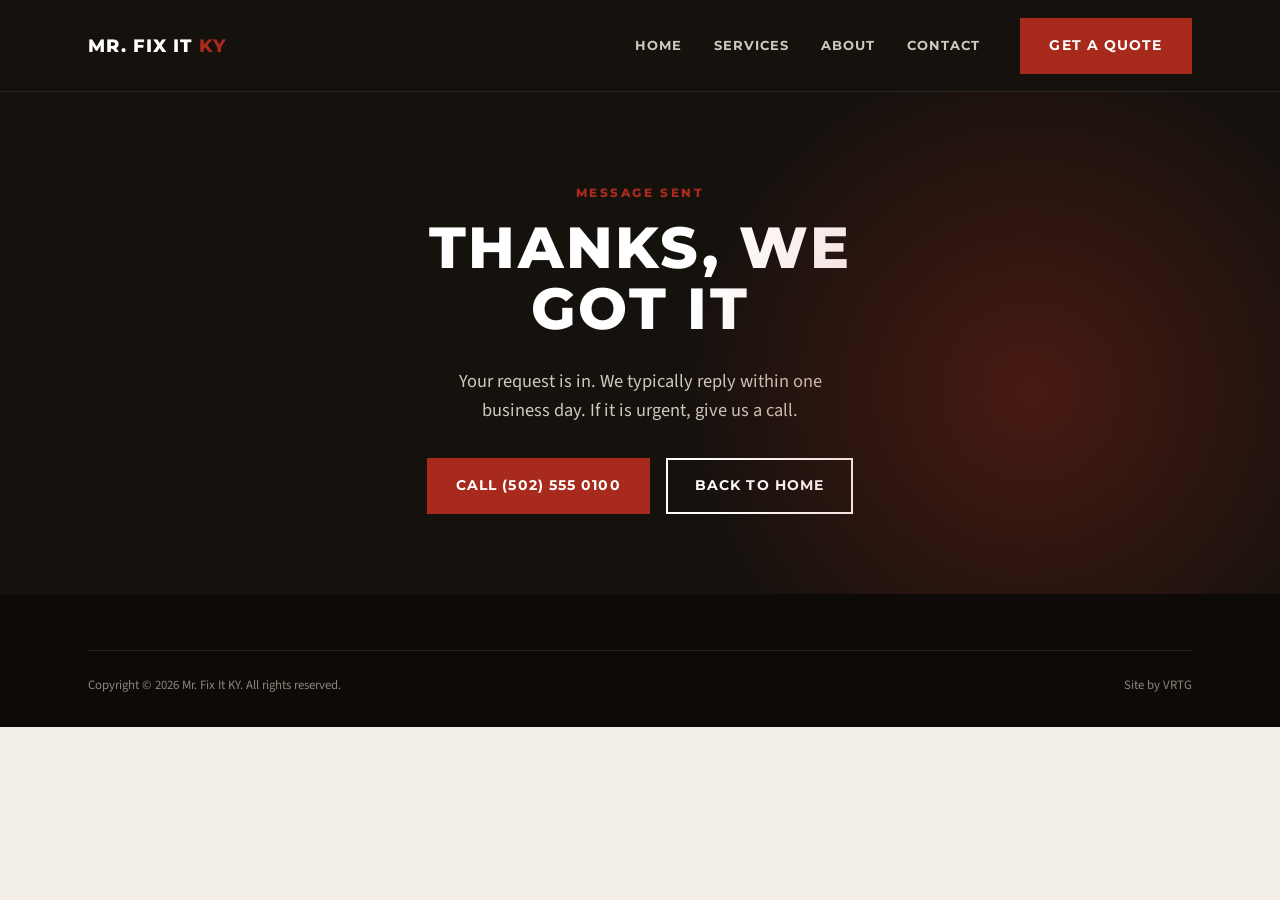
<file: thank-you.html>
<!DOCTYPE html>
<html lang="en">
<head>
<meta charset="UTF-8">
<meta name="viewport" content="width=device-width, initial-scale=1">
<title>Thank You | Mr. Fix It KY</title>
<meta name="description" content="Thanks for reaching out to Mr. Fix It KY. We will be in touch soon.">
<link rel="preconnect" href="https://fonts.googleapis.com">
<link href="https://fonts.googleapis.com/css2?family=Montserrat:wght@700;800&family=Playfair+Display:ital@1&family=Source+Sans+Pro:wght@400;600;700&display=swap" rel="stylesheet">
<link rel="stylesheet" href="css/style.css">
</head>
<body>

<header class="site-header">
  <div class="wrap">
    <a href="index.html" class="logo">MR. FIX IT <span>KY</span></a>
    <div class="nav-row">
      <ul class="nav-links">
        <li><a href="index.html">Home</a></li>
        <li><a href="services.html">Services</a></li>
        <li><a href="about.html">About</a></li>
        <li><a href="contact.html">Contact</a></li>
      </ul>
      <a href="contact.html" class="btn">Get a Quote</a>
    </div>
    <button class="nav-toggle" aria-label="Toggle menu" aria-expanded="false">MENU</button>
  </div>
</header>

<section class="hero">
  <div class="wrap center" style="max-width:600px;">
    <span class="eyebrow">Message Sent</span>
    <h1>Thanks, We Got It</h1>
    <p class="lead" style="margin-left:auto; margin-right:auto;">Your request is in. We typically reply within one business day. If it is urgent, give us a call.</p>
    <div class="hero-actions" style="justify-content:center;">
      <a href="tel:15025550100" class="btn">Call (502) 555 0100</a>
      <a href="index.html" class="btn btn-outline">Back to Home</a>
    </div>
  </div>
</section>

<footer class="site-footer">
  <div class="wrap">
    <div class="footer-bottom">
      <span>Copyright &copy; <span data-year>2026</span> Mr. Fix It KY. All rights reserved.</span>
      <span>Site by VRTG</span>
    </div>
  </div>
</footer>

<script src="js/main.js"></script>
</body>
</html>
</file>
<file: css/style.css>
/* =========================================================
   Mr. Fix It KY — design tokens
   Palette pulled from the brand's own workwear: charcoal
   coveralls, brick red trim, brass hardware, chalk paper.
   ========================================================= */
:root {
  --charcoal: #15110d;
  --charcoal-soft: #211a15;
  --paper: #f4efe6;
  --paper-dim: #e9e1d3;
  --brick: #a72a1d;
  --brick-dark: #7c1e15;
  --brass: #b8923f;
  --steel: #8d8579;
  --steel-dark: #55504a;
  --white: #ffffff;

  --display: "Montserrat", "Helvetica Neue", Arial, sans-serif;
  --serif: "Playfair Display", Georgia, serif;
  --body: "Source Sans Pro", Arial, sans-serif;

  --max: 1180px;
  --gap: clamp(1.25rem, 3vw, 3rem);
}

* { box-sizing: border-box; }
html { scroll-behavior: smooth; }

body {
  margin: 0;
  font-family: var(--body);
  color: var(--charcoal);
  background: var(--paper);
  line-height: 1.6;
  -webkit-font-smoothing: antialiased;
}

img { max-width: 100%; display: block; }
a { color: inherit; }

.wrap {
  max-width: var(--max);
  margin: 0 auto;
  padding-left: var(--gap);
  padding-right: var(--gap);
}

/* ---------- Ticket motif (the signature element) ----------
   Cards styled like a paper work order: perforated top edge,
   a stub number, corner notches. Used for services + reviews. */
.ticket {
  position: relative;
  background: var(--paper);
  border: 1px solid var(--steel);
  padding: 2rem 1.75rem 1.75rem;
}
.ticket::before {
  content: "";
  position: absolute;
  top: -1px; left: 0; right: 0;
  height: 0;
  border-top: 2px dashed var(--steel);
}
.ticket .ticket-no {
  position: absolute;
  top: 0.9rem; right: 1.1rem;
  font-family: var(--display);
  font-size: 0.7rem;
  font-weight: 700;
  letter-spacing: 0.12em;
  color: var(--steel);
}
.ticket .ticket-no::before { content: "NO. "; }

/* ---------- Type ---------- */
h1, h2, h3, .eyebrow {
  font-family: var(--display);
  font-weight: 800;
  text-transform: uppercase;
  letter-spacing: 0.04em;
  margin: 0 0 0.5em;
}
h1 { font-size: clamp(2.3rem, 5vw, 3.6rem); line-height: 1.05; }
h2 { font-size: clamp(1.7rem, 3.4vw, 2.4rem); line-height: 1.15; }
h3 { font-size: 1.05rem; letter-spacing: 0.03em; }

.serif-lede {
  font-family: var(--serif);
  font-weight: 400;
  font-style: italic;
  font-size: clamp(1.2rem, 2.2vw, 1.6rem);
  color: var(--steel-dark);
  margin: 0 0 1.5rem;
}

.eyebrow {
  display: inline-block;
  font-size: 0.72rem;
  letter-spacing: 0.22em;
  color: var(--brick);
  margin-bottom: 0.9rem;
}

p { margin: 0 0 1rem; color: var(--steel-dark); }
.on-dark p { color: #c9c3b8; }
.on-dark h1, .on-dark h2, .on-dark h3 { color: var(--white); }

/* ---------- Buttons ---------- */
.btn {
  display: inline-flex;
  align-items: center;
  gap: 0.5rem;
  font-family: var(--display);
  font-weight: 700;
  font-size: 0.85rem;
  letter-spacing: 0.08em;
  text-transform: uppercase;
  text-decoration: none;
  padding: 0.95rem 1.7rem;
  border: 2px solid var(--brick);
  background: var(--brick);
  color: var(--white);
  transition: background 0.18s ease, color 0.18s ease, transform 0.18s ease;
}
.btn:hover { background: var(--brick-dark); border-color: var(--brick-dark); transform: translateY(-1px); }
.btn.btn-outline { background: transparent; color: var(--white); border-color: var(--white); }
.btn.btn-outline:hover { background: var(--white); color: var(--charcoal); }
.btn:focus-visible, a:focus-visible, button:focus-visible, input:focus-visible, textarea:focus-visible {
  outline: 3px solid var(--brass);
  outline-offset: 2px;
}

/* ---------- Header ---------- */
.site-header {
  position: sticky;
  top: 0;
  z-index: 50;
  background: var(--charcoal);
  border-bottom: 1px solid rgba(255,255,255,0.08);
}
.site-header .wrap {
  display: flex;
  align-items: center;
  justify-content: space-between;
  padding-top: 1.1rem;
  padding-bottom: 1.1rem;
}
.logo {
  font-family: var(--display);
  font-weight: 800;
  letter-spacing: 0.06em;
  font-size: 1.15rem;
  color: var(--white);
  text-decoration: none;
}
.logo span { color: var(--brick); }
.nav-links {
  list-style: none;
  display: flex;
  gap: 2rem;
  margin: 0;
  padding: 0;
}
.nav-links a {
  font-family: var(--display);
  font-size: 0.8rem;
  font-weight: 700;
  letter-spacing: 0.08em;
  text-transform: uppercase;
  text-decoration: none;
  color: #cfc9bd;
  padding-bottom: 0.3rem;
  border-bottom: 2px solid transparent;
}
.nav-links a:hover, .nav-links a[aria-current="page"] {
  color: var(--white);
  border-bottom-color: var(--brick);
}
.nav-row { display: flex; align-items: center; gap: 2.5rem; }
.nav-toggle { display: none; }

@media (max-width: 800px) {
  .nav-row { position: fixed; inset: 64px 0 0 0; background: var(--charcoal); flex-direction: column; align-items: flex-start; padding: 2rem var(--gap); gap: 1.5rem; transform: translateX(100%); transition: transform 0.25s ease; }
  .nav-row.open { transform: translateX(0); }
  .nav-links { flex-direction: column; gap: 1.25rem; }
  .nav-toggle {
    display: block;
    background: none;
    border: 2px solid #cfc9bd;
    color: var(--white);
    width: 42px; height: 38px;
    font-family: var(--display);
    font-size: 0.7rem;
  }
}

/* ---------- Hero ---------- */
.hero {
  background: var(--charcoal);
  color: var(--white);
  padding: 5.5rem 0 5rem;
  position: relative;
  overflow: hidden;
}
.hero::after {
  content: "";
  position: absolute;
  right: -8%; bottom: -30%;
  width: 55%; aspect-ratio: 1;
  background: radial-gradient(circle, rgba(167,42,29,0.35), transparent 70%);
  pointer-events: none;
}
.hero .wrap { position: relative; }
.hero-inner { max-width: 640px; }
.hero .lead { font-size: 1.15rem; color: #cfc9bd; margin-bottom: 2rem; max-width: 46ch; }
.hero-actions { display: flex; gap: 1rem; flex-wrap: wrap; }

.page-hero {
  background: var(--charcoal);
  color: var(--white);
  padding: 3.5rem 0;
}

/* ---------- Sections ---------- */
section { padding: 4.5rem 0; }
.section-dark { background: var(--charcoal); color: var(--white); }
.section-mid { background: var(--paper-dim); }
.section-head { max-width: 640px; margin-bottom: 2.5rem; }

.grid-3 { display: grid; grid-template-columns: repeat(3, 1fr); gap: 1.5rem; }
.grid-2 { display: grid; grid-template-columns: 1.1fr 0.9fr; gap: var(--gap); align-items: center; }
@media (max-width: 860px) {
  .grid-3 { grid-template-columns: 1fr; }
  .grid-2 { grid-template-columns: 1fr; }
}

.icon-badge {
  width: 46px; height: 46px;
  display: flex; align-items: center; justify-content: center;
  border: 1px solid var(--brick);
  color: var(--brick);
  margin-bottom: 1rem;
}
.icon-badge svg { width: 22px; height: 22px; }

/* strip of trust markers */
.trust-strip {
  display: flex;
  flex-wrap: wrap;
  gap: 2.5rem;
  padding: 1.5rem 0;
  border-top: 1px solid rgba(255,255,255,0.12);
  border-bottom: 1px solid rgba(255,255,255,0.12);
  font-family: var(--display);
  font-size: 0.78rem;
  letter-spacing: 0.08em;
  text-transform: uppercase;
  color: #cfc9bd;
}

/* placeholder photo blocks — swap for real photos */
.photo-slot {
  background: repeating-linear-gradient(135deg, var(--steel) 0 2px, transparent 2px 14px);
  background-color: var(--paper-dim);
  border: 1px solid var(--steel);
  aspect-ratio: 4 / 3;
  display: flex;
  align-items: center;
  justify-content: center;
  text-align: center;
  padding: 1rem;
}
.photo-slot span {
  font-family: var(--display);
  font-size: 0.72rem;
  letter-spacing: 0.08em;
  text-transform: uppercase;
  color: var(--steel-dark);
  background: var(--paper);
  padding: 0.4rem 0.7rem;
}

/* illustrated panels — stand in for real photography until the
   client supplies their own; swap the <img> src for a photo later
   and this wrapper still works unchanged. */
.illus-panel {
  background: var(--paper);
  border: 1px solid var(--steel);
  aspect-ratio: 4 / 3;
  padding: 1.25rem;
}
.illus-panel img { width: 100%; height: 100%; object-fit: contain; }

/* ---------- Testimonials ---------- */
.quote-mark { font-family: var(--serif); font-size: 3rem; color: var(--brick); line-height: 1; display: block; margin-bottom: 0.25rem; }

/* ---------- Form ---------- */
.field { margin-bottom: 1.3rem; }
.field label {
  display: block;
  font-family: var(--display);
  font-size: 0.72rem;
  letter-spacing: 0.1em;
  text-transform: uppercase;
  color: #cfc9bd;
  margin-bottom: 0.5rem;
}
.field input, .field select, .field textarea {
  width: 100%;
  background: var(--charcoal-soft);
  border: 1px solid var(--steel);
  color: var(--white);
  padding: 0.85rem 1rem;
  font-family: var(--body);
  font-size: 1rem;
}
.field input:focus, .field select:focus, .field textarea:focus {
  outline: 2px solid var(--brass);
  border-color: var(--brass);
}
.field textarea { resize: vertical; min-height: 130px; }
.form-note { font-size: 0.82rem; color: var(--steel); }

/* ---------- Footer ---------- */
.site-footer {
  background: #0d0a08;
  color: #b9b2a5;
  padding: 3.5rem 0 2rem;
  font-size: 0.92rem;
}
.footer-grid { display: grid; grid-template-columns: 1.3fr 1fr 1fr; gap: var(--gap); margin-bottom: 2.5rem; }
@media (max-width: 760px) { .footer-grid { grid-template-columns: 1fr; } }
.footer-grid h3 { color: var(--white); font-size: 0.85rem; }
.footer-grid ul { list-style: none; padding: 0; margin: 0; }
.footer-grid li { margin-bottom: 0.6rem; }
.footer-grid a { text-decoration: none; color: #b9b2a5; }
.footer-grid a:hover { color: var(--white); }
.footer-bottom {
  border-top: 1px solid rgba(255,255,255,0.1);
  padding-top: 1.5rem;
  display: flex;
  justify-content: space-between;
  flex-wrap: wrap;
  gap: 0.75rem;
  font-size: 0.8rem;
  color: var(--steel);
}

/* ---------- Utilities ---------- */
.center { text-align: center; margin-left: auto; margin-right: auto; }
.mt-lg { margin-top: 3rem; }

@media (prefers-reduced-motion: reduce) {
  * { animation: none !important; transition: none !important; scroll-behavior: auto !important; }
}
</file>
